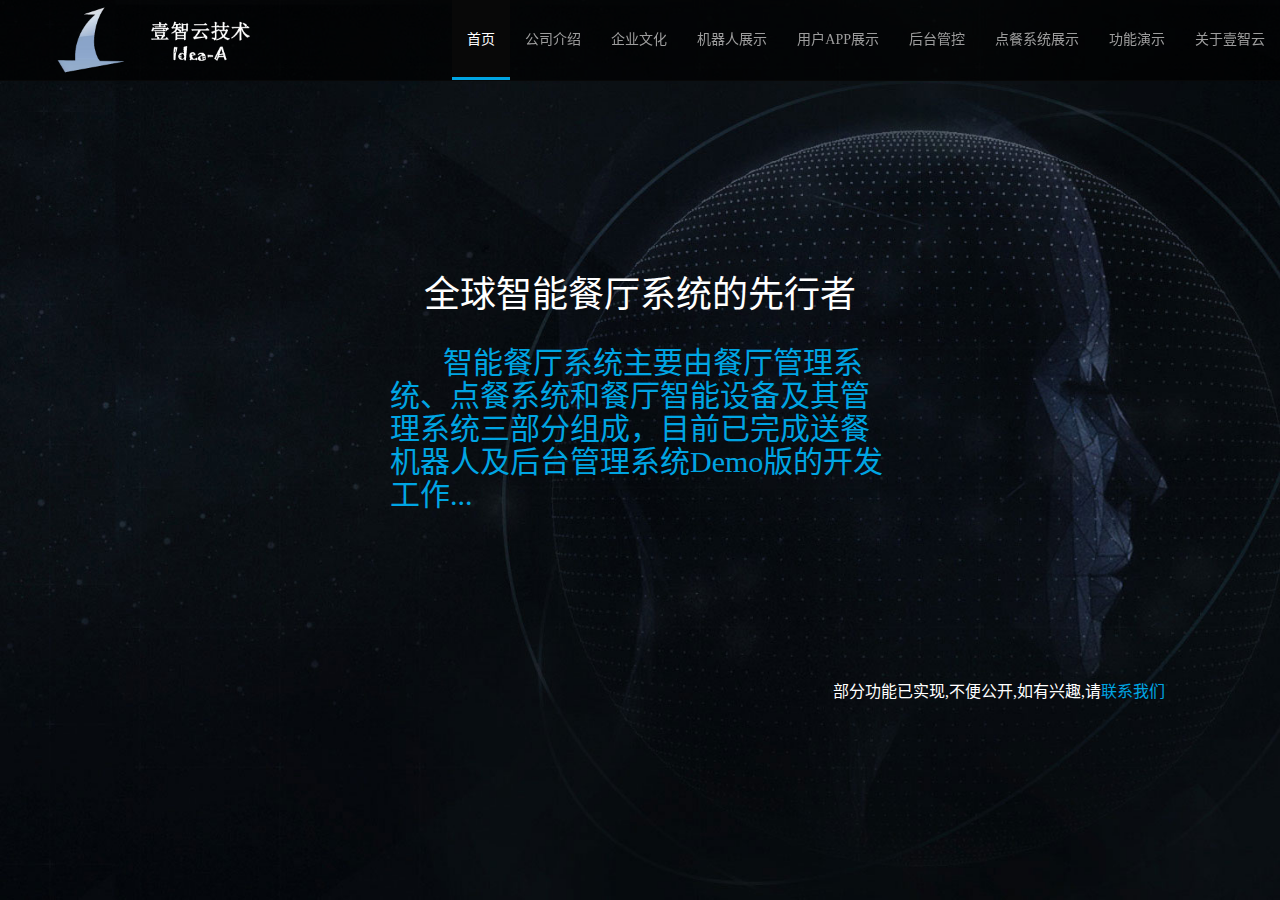
<file: index.html>
﻿<!DOCTYPE html>
<html lang="zh-cn">
<head>
    <meta charset="UTF-8">
    <meta http-equiv="X-UA-Compatible" content="IE=Edge">
    <meta name="viewport" content="width=device-width,initial-scale=1">
    <title>Home</title>
    <!--<link rel="stylesheet" href="https://cdn.bootcss.com/bootstrap/3.3.7/css/bootstrap.min.css" integrity="sha384-BVYiiSIFeK1dGmJRAkycuHAHRg32OmUcww7on3RYdg4Va+PmSTsz/K68vbdEjh4u" crossorigin="anonymous">
    <script type="application/javascript" src="https://cdn.bootcss.com/jquery/3.2.1/jquery.min.js"></script>
    <script src="https://cdn.bootcss.com/bootstrap/3.3.7/js/bootstrap.min.js" integrity="sha384-Tc5IQib027qvyjSMfHjOMaLkfuWVxZxUPnCJA7l2mCWNIpG9mGCD8wGNIcPD7Txa" crossorigin="anonymous"></script>-->

    <link href="css/bootstrap.min.css" rel="stylesheet" />
    <script src="js/jq3.2.js"></script>
    <script src="js/bootstrap.min.js"></script>
    <style>
        * {
            margin: 0;
            padding: 0;
            font-family: "微软雅黑";
        }

        html {
            background: url(image/module-bg.jpg) no-repeat;
            background-size: cover;
            height: 100%;
        }

        body {
            background: none;
        }

        .container-fluid {
            font-size: 14px;
        }

        .navbar {
            background-color: rgba(0,0,0,0.7);
        }

        .navbar-header {
            height: 80px;
        }

        .navbar-nav > li > a {
            height: 80px;
            line-height: 50px;
            box-sizing: border-box;
            overflow: hidden;
        }
          /**********************************20190530添加***********/
        .nav li > a:hover {
            color: #00a5e3 !important;
            border-bottom: 3px solid #00a5e3;
        }

        #aboutUs {
            display: none;
        }
        .navbar-nav > li > a {
            color: grey;
        }

            .navbar-nav > li > a:focus {
                color: grey !important;
                background: none !important;
            }

            .navbar-nav > li > a:hover {
                color: #00a5e3 !important;
                border-bottom: 3px solid #00a5e3;
                background: none;
            }

                .navbar-nav > li > a:hover:after {
                    display: block;
                }

        .navbar-brand {
            text-align: center;
            padding: 0 15px;
        }

            .navbar-brand img {
                height: 80px;
                margin-bottom: 4px;
                margin-left: 24px;
            }

        .active a {
            color: #fff !important;
            border-bottom: 3px solid #00a5e3;
        }

        h1 {
            color: #fff;
            font-weight: lighter;
            margin-top: 140px;
            margin-bottom: 30px;
        }

        h2 {
            color: #00a5e3;
        }

        .lead {
            color: #fff;
            font-size: 16px;
            margin-top: 170px;
            text-align: right;
            margin-right: 100px;
        }

            .lead a {
                color: #00a5e3;
            }

        strong {
            color: #00a5e3;
        }

        .click {
            color: #fff;
            font-size: 14px;
            text-align: left;
            /*width:542px;*/
            padding: 8px 6px;
            /*background:rgba(255,255,255,.3);*/
            /*border-radius:5px;*/
        }
            .click a {
                color: #00a5e3;
            }
    </style>
</head>
<body>
    <nav class="navbar navbar-inverse navbar-fixed-top">
        <div class="container-fluid">
            <div class="navbar-header">
                <button type="button" class="navbar-toggle" data-toggle="collapse" data-target="#one" aria-label="Toggle navigation">
                    <span class="sr-only">Toggle navigation</span>
                    <span class="icon-bar"></span>
                    <span class="icon-bar"></span>
                    <span class="icon-bar"></span>
                </button>
                <a href="index.html" class="navbar-brand"><img src="image/logo.png" /></a>
            </div>
            <div class="navbar-collapse collapse" id="one">
                <ul class="nav navbar-nav navbar-right">
                    <li class="active"><a href="#">首页</a></li>
                    <li><a href="present.html">公司介绍</a></li>
                    <li><a href="culture.html">企业文化</a></li>
                    <li><a href="robot.html">机器人展示</a></li>
                    <li><a href="#" title="正在更新中">用户APP展示</a></li>
                    <li><a href="#" title="正在更新中">后台管控</a></li>
                    <li><a href="#" title="正在更新中">点餐系统展示</a></li>
                    <li><a href="#" title="正在更新中">功能演示</a></li>
                    <li  onmouseover="onMouseover()" onmouseout="onMouseout()">
                        <a> 关于壹智云</a>
                        <ul id="aboutUs" class="nav navbar-nav">

                            <li style="float:none; "><a href="recruit.html">&nbsp;&nbsp;招贤纳士&nbsp;</a></li>
                            <li style="float:none;"><a href="contact.html">&nbsp;&nbsp;联系我们&nbsp;</a></li>
                        </ul>
                    </li>
                </ul>
            </div>
            </div>
    </nav>
    <div class="container-fluid" style="margin-top:100px;">
        <div style="text-align:center;">
        	<div style="visibility:hidden" class="click">
        		公司二次创业短途秒充捷运项目,如需查看公司原射频制造系统相关内容,请点击
        		<a href="oldfile">
        			<!--<i class="glyphicon glyphicon-new-window" aria-hidden="true"></i>-->射频制造</a>
        	</div>
            <h1>全球智能餐厅系统的先行者</h1>
            <div style="width:40%; margin:0 auto;text-align:left;"><h2>&nbsp;&nbsp;&nbsp;&nbsp;&nbsp;&nbsp;&nbsp;智能餐厅系统主要由餐厅管理系统、点餐系统和餐厅智能设备及其管理系统三部分组成，目前已完成送餐机器人及后台管理系统Demo版的开发工作...</h2></div>
            <p class="lead">部分功能已实现,不便公开,如有兴趣,请<a href="contact.html">联系我们</a></p>
        </div>
    </div>
<script type="text/javascript">
    
function onMouseover() {
    var obj = document.getElementById("aboutUs");
    obj.style.display = "block";
}
function onMouseout() {
    var obj = document.getElementById("aboutUs");
    obj.style.display = "none";
}

</script>
</body>

</html>
</file>
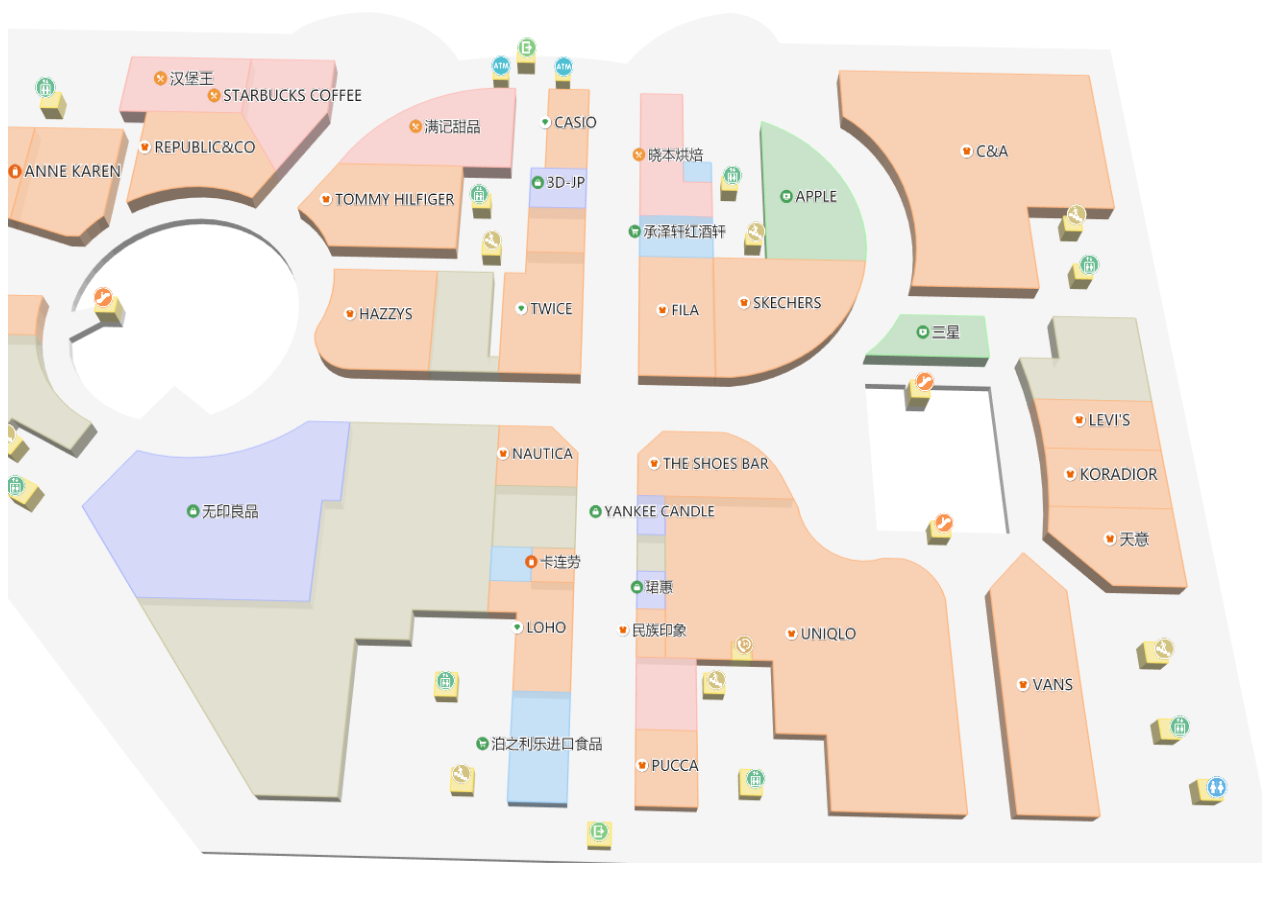
<file: demoMap/index.html>
<!DOCTYPE html>
<html style="height: 100%;">
<head>
    <meta charset="utf-8" /> 
    <title>Map</title> 
</head>
<body style="width: 98%;height: 96%;">
 <img src="fm.png" style="width:100%;height: 100%;">   
</body>
</html>
</file>
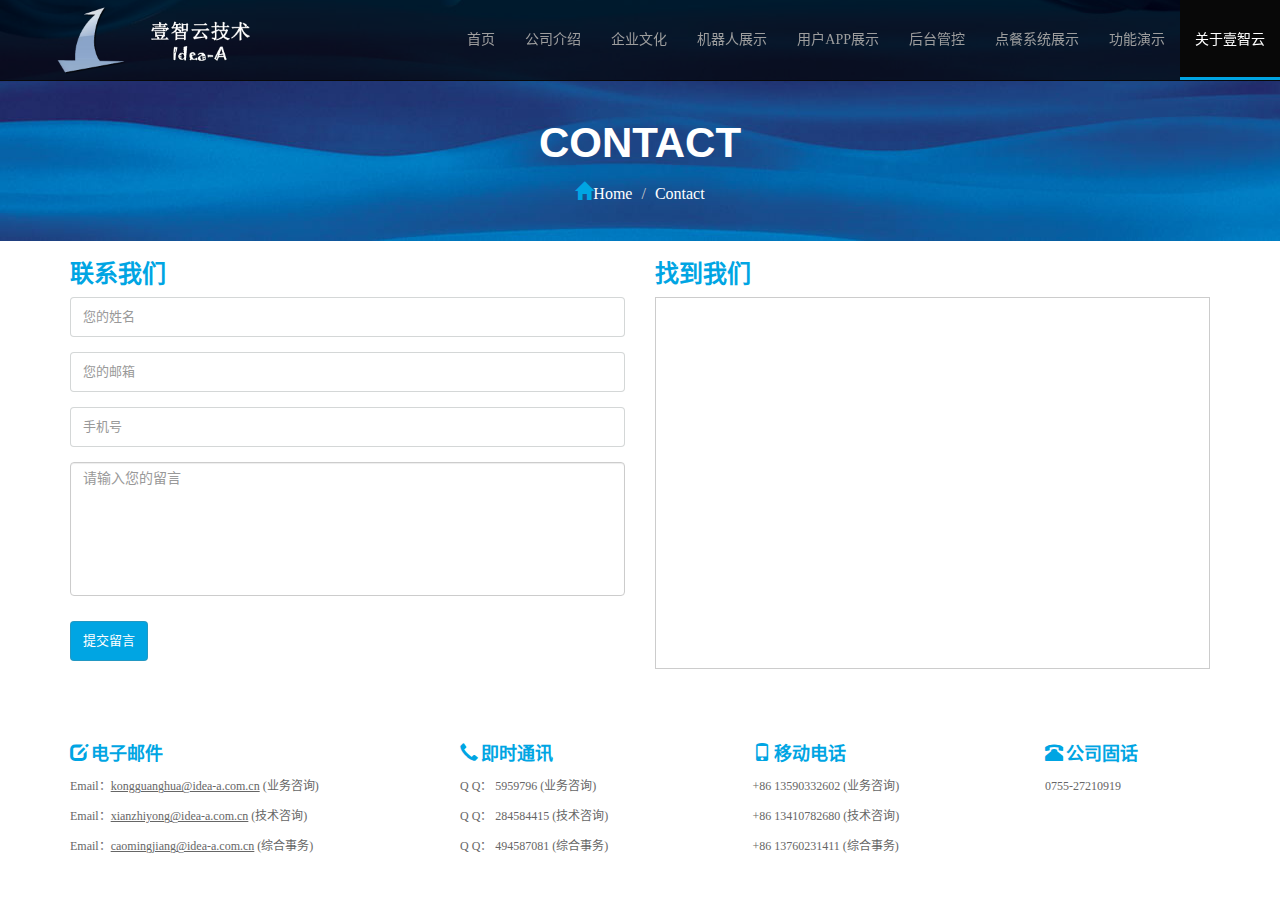
<file: contact.html>
﻿<!DOCTYPE html>
<html lang="zh-cn">
<head>
    <meta charset="UTF-8">
    <meta http-equiv="X-UA-Compatible" content="IE=Edge">
    <meta name="viewport" content="width=device-width,initial-scale=1">
    <title>Contact</title>
    <!-- <link rel="stylesheet" href="https://cdn.bootcss.com/bootstrap/3.3.7/css/bootstrap.min.css" integrity="sha384-BVYiiSIFeK1dGmJRAkycuHAHRg32OmUcww7on3RYdg4Va+PmSTsz/K68vbdEjh4u" crossorigin="anonymous">-->
    <!--<link rel="stylesheet" href="css/global.css" />-->
    <!--<script type="application/javascript" src="https://cdn.bootcss.com/jquery/3.2.1/jquery.min.js"></script>-->
    <!--<script src="https://cdn.bootcss.com/bootstrap/3.3.7/js/bootstrap.min.js" integrity="sha384-Tc5IQib027qvyjSMfHjOMaLkfuWVxZxUPnCJA7l2mCWNIpG9mGCD8wGNIcPD7Txa" crossorigin="anonymous"></script>-->
    <script src="js/validate.js"></script>
    <!--引入百度地图js-->
    <script type="text/javascript" src="https://api.map.baidu.com/api?key=&v=1.1&services=true"></script>
    <!--[if lt IE 9]>
              <script src="js/html5shiv.js"></script>
              <script src="js/respond.min.js"></script>
      <![endif]-->

    <link href="css/bootstrap.min.css" rel="stylesheet" />
    <script src="js/jq3.2.js"></script>
    <script src="js/bootstrap.min.js"></script>
    <style type="text/css">
        /*引用百度地图API*/
        html, body {
            margin: 0;
            padding: 0;
        }

        .iw_poi_title {
            color: #CC5522;
            font-size: 14px;
            font-weight: bold;
            overflow: hidden;
            padding-right: 13px;
            white-space: nowrap
        }

        .iw_poi_content {
            font: 12px arial,sans-serif;
            overflow: visible;
            padding-top: 4px;
            white-space: -moz-pre-wrap;
            word-wrap: break-word
        }

        * {
            margin: 0;
            padding: 0;
            font-family: "微软雅黑";
        }

        .navbar {
            background-color: rgba(0,0,0,0.7);
        }

        .container-fluid {
            font-size: 14px;
        }

          /**********************************20190530添加***********/
        .nav li > a:hover {
            color: #00a5e3 !important;
            border-bottom: 3px solid #00a5e3;
        }

        #aboutUs {
            display: none;
        }


        .navbar-header {
            height: 80px;
        }

        .navbar-nav > li > a {
            height: 80px;
            line-height: 50px;
            box-sizing: border-box;
            overflow: hidden;
            /*transition:border 500ms cubic-bezier(0.4, 0, 0.2, 1);*/
        }

            .navbar-nav > li > a:focus {
                color: #9d9d9d !important;
            }

            .navbar-nav > li > a:hover {
                color: #00a5e3 !important;
                border-bottom: 3px solid #00a5e3;
            }

                .navbar-nav > li > a:hover:after {
                    display: block;
                }

        .navbar-brand {
            text-align: center;
            padding: 0 15px;
        }

            .navbar-brand img {
                height: 80px;
                margin-bottom: 4px;
                margin-left: 24px;
            }

        .active a {
            border-bottom: 3px solid #00a5e3;
        }

        .global-page-header {
            background-attachment: fixed;
            background-size: cover;
            padding: 100px 0 10px 0;
            position: relative;
            /*background:#00a5e3;*/
            color: #fff;
            background: url(image/contact.jpg) no-repeat;
            background-position-y: bottom;
        }

            .global-page-header .block {
                position: relative;
                z-index: 99;
                text-align: center;
            }

            .global-page-header h2 {
                font-size: 42px;
                font-weight: bold;
                color: #fff;
                text-transform: uppercase;
                font-family: 'Roboto Condensed', sans-serif;
            }

            .global-page-header .breadcrumb {
                background: none;
                font-size: 16px;
                padding: 5px 0;
            }

                .global-page-header .breadcrumb li a {
                    color: #fff;
                }

                .global-page-header .breadcrumb .active {
                    color: #fff;
                }

        #contact-section {
            padding: 0 0 10px 0;
            background: #fff;
        }

        .subtitle {
            font-size: 24px;
            font-weight: 600;
            margin-bottom: 10px;
            text-transform: uppercase;
            font-family: 'Roboto Condensed', sans-serif;
            color: #00a5e3;
        }

        #contact-section input {
            display: block;
            height: 40px;
            padding: 6px 12px;
            font-size: 13px;
            line-height: 1.428571429;
            background-color: #fff;
            background-image: none;
            border: 1px solid #ccc;
            border-radius: 4px !important;
            -webkit-box-shadow: inset 0 1px 1px rgba(0, 0, 0, 0.075);
            box-shadow: inset 0 1px 1px rgba(0, 0, 0, 0.075);
            -webkit-transition: border-color ease-in-out 0.15s, box-shadow ease-in-out 0.15s;
            -o-transition: border-color ease-in-out 0.15s, box-shadow ease-in-out 0.15s;
            transition: border-color ease-in-out 0.15s, box-shadow ease-in-out 0.15s;
            border: 1px solid rgba(111, 121, 122, 0.3);
            box-shadow: none;
            -webkit-box-shadow: none;
        }

        #contact-section .contact-form .btn-send {
            margin-top: 25px;
            color: #fff;
            outline: none;
            background: #00a5e3;
        }

        #contact-section .address-details {
            padding-top: 70px;
        }

        #contact-section .address, #contact-section .email, #contact-section .phone {
            text-align: center;
            background: #F7F7F7;
            padding: 20px 0 40px 0;
            margin-bottom: 20px;
        }

        strong {
            color: #00a5e3;
            font-size: 18px;
        }

        .glyphicon {
            color: #00a5e3;
            font-size: 18px;
        }
    </style>
</head>
<body>
    <nav class="navbar navbar-inverse navbar-fixed-top">
        <div class="container-fluid">
            <div class="navbar-header">
                <button type="button" class="navbar-toggle" data-toggle="collapse" data-target="#one">
                    <span class="sr-only">Toggle navigation</span>
                    <span class="icon-bar"></span>
                    <span class="icon-bar"></span>
                    <span class="icon-bar"></span>
                </button>
                <a href="index.html" class="navbar-brand"><img src="image/logo.png" /></a>
            </div>
            <div class="navbar-collapse collapse" id="one">
                <ul class="nav navbar-nav navbar-right">
                    <li><a href="index.html">首页</a></li>
                    <li><a href="present.html">公司介绍</a></li>
                    <li><a href="culture.html">企业文化</a></li>
                    <li><a href="robot.html">机器人展示</a></li>
                    <li><a href="#" title="正在更新中">用户APP展示</a></li>
                    <li><a href="#" title="正在更新中">后台管控</a></li>
                    <li><a href="#" title="正在更新中">点餐系统展示</a></li>
                    <li><a href="#" title="正在更新中">功能演示</a></li>
                    <li class="active"  onmouseover="onMouseover()" onmouseout="onMouseout()">
                        <a> 关于壹智云</a>
                        <ul id="aboutUs" class="nav navbar-nav">

                            <li style="float:none; "><a href="recruit.html">&nbsp;&nbsp;招贤纳士&nbsp;</a></li>
                            <li style="float:none;"><a href="#">&nbsp;&nbsp;联系我们&nbsp;</a></li>
                        </ul>
                    </li>
                </ul>
            </div>
        </div>
    </nav>
    <!--联系我们-->
    <section class="global-page-header">
        <div class="container">
            <div class="row">
                <div class="col-md-12">
                    <div class="block">
                        <h2>Contact</h2>
                        <ol class="breadcrumb">
                            <li>
                                <a href="index.html">
                                    <i class="glyphicon glyphicon-home" aria-hidden="true"></i>Home
                                </a>
                            </li>
                            <li class="active">Contact</li>
                        </ol>
                    </div>
                </div>
            </div>
        </div>
    </section>
    <!--留言和地图-->
    <section id="contact-section">
        <div class="container">
            <div class="row">
                <div class="col-md-6">
                    <div class="block">
                        <h2 class="subtitle">联系我们</h2>
                        <div class="contact-form">
                            <form id="contact-form" action="contact.php" method="post" role="form">
                                <div class="form-group">
                                    <input type="text" placeholder="您的姓名" class="form-control" name="name" id="name" autocomplete="off">
                                </div>
                                <div class="form-group">
                                    <input type="email" placeholder="您的邮箱" class="form-control" name="email" id="email" autocomplete="off">
                                </div>
                                <div class="form-group">
                                    <input type="text" placeholder="手机号" class="form-control" name="phone" id="phone" autocomplete="off">
                                </div>
                                <div class="form-group">
                                    <textarea rows="6" placeholder="请输入您的留言" class="form-control" name="message" id="message" style="resize:none;"></textarea>
                                </div>
                                <div id="button">
                                    <input type="button" id="contact-submit" class="btn btn-send" value="提交留言" onclick="toValidate()" data-toggle="modal" data-target=".bs-example-modal-sm">
                                </div>
                            </form>
                            <!--模态框弹出-->
                            <!--<div class="modal fade bs-example-modal-sm" tabindex="-1" role="dialog" aria-labelledby="mySmallModalLabel">
                                <div class="modal-dialog modal-sm" role="document">
                                    <div class="modal-content">提交成功</div>
                                </div>
                            </div>-->
                            <!--模态框结束-->
                        </div>
                    </div>
                </div>
                <div class="col-md-6">
                    <div>
                        <h2 class="subtitle">找到我们</h2>
                        <!--百度地图容器-->
                        <div style="width:100%;height:372px;border:#ccc solid 1px;" id="dituContent"></div>
                    </div>
                </div>
            </div>
            <div class="row address-details">
                <div class="col-md-4 col-sm-7">
                    <p style="font-size:12px;line-height:30px;color:#666;">
                        <i class="glyphicon glyphicon-edit"></i>
                        <strong>电子邮件</strong>
                        <br>Email：<u>kongguanghua@idea-a.com.cn</u>&nbsp;(业务咨询)
                        <br>Email：<u>xianzhiyong@idea-a.com.cn</u>&nbsp;(技术咨询)
                        <br>Email：<u>caomingjiang@idea-a.com.cn</u>&nbsp;(综合事务)
                    </p>
                </div>
                <div class="col-md-3 col-sm-5">
                    <p style="font-size:12px;line-height:30px;color:#666;">
                        <i class="glyphicon glyphicon-earphone"></i>
                        <strong>即时通讯</strong>
                        <br>Q Q： 5959796&nbsp;(业务咨询)
                        <br>Q Q： 284584415&nbsp;(技术咨询)
                        <br>Q Q： 494587081&nbsp;(综合事务)
                    </p>
                </div>
                <div class="col-md-3 col-sm-7">
                    <p style="font-size:12px;line-height:30px;color:#666;">
                        <i class="glyphicon glyphicon-phone"></i>
                        <strong>移动电话</strong>
                        <br>+86 13590332602&nbsp;(业务咨询)
                        <br>+86 13410782680&nbsp;(技术咨询)
                        <br>+86 13760231411&nbsp;(综合事务)
                    </p>
                </div>
                <div class="col-md-2 col-sm-5">
                    <p style="font-size:12px;line-height:30px;color:#666;">
                        <i class="glyphicon glyphicon-phone-alt"></i>
                        <strong>公司固话</strong>
                        <br>0755-27210919<br>
                    </p>
                </div>
            </div>
        </div>
    </section>


</body>
<!--提交留言验证-->
<script>
    function toValidate() {
        var val = new validate({
            rules: {
                name: "notEmpty",
                email: "email",
                phone: "mobile",
                message: "notEmpty"
            },
            //执行函数
            submitFun: function () {
                $.ajax({
                    url: "Handler.ashx",
                    type: "POST",
                    data: {
                        "Name": $('#name').val(),
                        "Email": $('#email').val(),
                        "Phone": $('#phone').val(),
                        "Message": $('#message').val()
                    },
                    success: function (data) {
                        if (data = 200 || data == 0) {
                            alert("提交成功啦")
                            window.location.reload();
                            $('#message').val("");
                        }
                    },
                    error: function (err) {

                    }
                });
                //提交完成
            }
        })
    }
</script>

<!--引入百度地图-->
<script type="text/javascript">
    //创建和初始化地图函数：
    function initMap() {
        createMap();//创建地图
        setMapEvent();//设置地图事件
        addMapControl();//向地图添加控件
        addMarker();//向地图中添加marker
    }

    //创建地图函数：
    function createMap() {
        var map = new BMap.Map("dituContent");//在百度地图容器中创建一个地图
        var point = new BMap.Point(113.878088, 22.567825);//定义一个中心点坐标
        map.centerAndZoom(point, 18);//设定地图的中心点和坐标并将地图显示在地图容器中
        window.map = map;//将map变量存储在全局
    }

    //地图事件设置函数：
    function setMapEvent() {
        map.enableDragging();//启用地图拖拽事件，默认启用(可不写)
        map.enableScrollWheelZoom();//启用地图滚轮放大缩小
        map.enableDoubleClickZoom();//启用鼠标双击放大，默认启用(可不写)
        map.enableKeyboard();//启用键盘上下左右键移动地图
    }

    //地图控件添加函数：
    function addMapControl() {
        //向地图中添加缩放控件
        var ctrl_nav = new BMap.NavigationControl({ anchor: BMAP_ANCHOR_TOP_LEFT, type: BMAP_NAVIGATION_CONTROL_LARGE });
        map.addControl(ctrl_nav);
        //向地图中添加缩略图控件
        var ctrl_ove = new BMap.OverviewMapControl({ anchor: BMAP_ANCHOR_BOTTOM_RIGHT, isOpen: 1 });
        map.addControl(ctrl_ove);
        //向地图中添加比例尺控件
        var ctrl_sca = new BMap.ScaleControl({ anchor: BMAP_ANCHOR_BOTTOM_LEFT });
        map.addControl(ctrl_sca);
    }

    //标注点数组
    var markerArr = [{ title: "深圳壹智云技术有限公司", content: "我的备注", point: "113.877086|22.567583", isOpen: 0, icon: { w: 23, h: 25, l: 69, t: 21, x: 9, lb: 12 } }
    ];
    //创建marker
    function addMarker() {
        for (var i = 0; i < markerArr.length; i++) {
            var json = markerArr[i];
            var p0 = json.point.split("|")[0];
            var p1 = json.point.split("|")[1];
            var point = new BMap.Point(p0, p1);
            var iconImg = createIcon(json.icon);
            var marker = new BMap.Marker(point, { icon: iconImg });
            var iw = createInfoWindow(i);
            var label = new BMap.Label(json.title, { "offset": new BMap.Size(json.icon.lb - json.icon.x + 10, -25) });
            marker.setLabel(label);
            map.addOverlay(marker);
            label.setStyle({
                border: "none",
                color: "#000",
                cursor: "pointer",
            });

            (function () {
                var index = i;
                var _iw = createInfoWindow(i);
                var _marker = marker;
                _marker.addEventListener("click", function () {
                    this.openInfoWindow(_iw);
                });
                _iw.addEventListener("open", function () {
                    _marker.getLabel().hide();
                })
                _iw.addEventListener("close", function () {
                    _marker.getLabel().show();
                })
                label.addEventListener("click", function () {
                    _marker.openInfoWindow(_iw);
                })
                if (!!json.isOpen) {
                    label.hide();
                    _marker.openInfoWindow(_iw);
                }
            })()
        }
    }
    //创建InfoWindow
    function createInfoWindow(i) {
        var json = markerArr[i];
        var iw = new BMap.InfoWindow("<b class='iw_poi_title' title='" + json.title + "'>" + json.title + "</b><div class='iw_poi_content'>" + json.content + "</div>");
        return iw;
    }
    //创建一个Icon
    function createIcon(json) {
        var icon = new BMap.Icon("https://map.baidu.com/image/us_mk_icon.png", new BMap.Size(json.w, json.h), { imageOffset: new BMap.Size(-json.l, -json.t), infoWindowOffset: new BMap.Size(json.lb + 5, 1), offset: new BMap.Size(json.x, json.h) })
        return icon;
    }

    initMap();//创建和初始化地图
</script>

<script type="text/javascript">

    function onMouseover() {
        var obj = document.getElementById("aboutUs");
        obj.style.display = "block";
    }
    function onMouseout() {
        var obj = document.getElementById("aboutUs");
        obj.style.display = "none";
    }

</script>

</html>
</file>
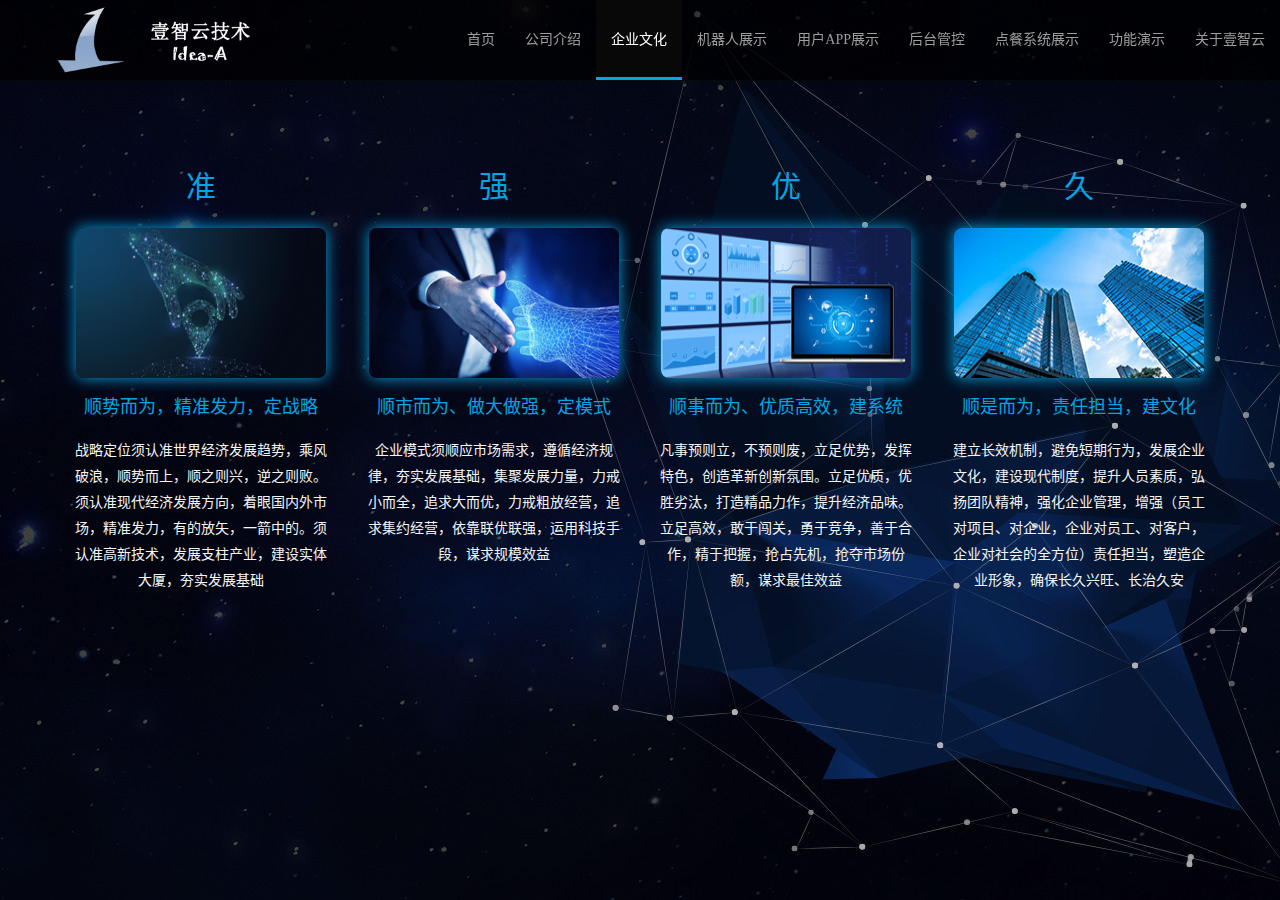
<file: culture.html>
﻿<!DOCTYPE html>
<html lang="zh-cn">
<head>
    <meta charset="UTF-8">
    <meta http-equiv="X-UA-Compatible" content="IE=Edge">
    <meta name="viewport" content="width=device-width,initial-scale=1">
    <title>Culture</title>
    <!--<link rel="stylesheet" href="https://cdn.bootcss.com/bootstrap/3.3.7/css/bootstrap.min.css" integrity="sha384-BVYiiSIFeK1dGmJRAkycuHAHRg32OmUcww7on3RYdg4Va+PmSTsz/K68vbdEjh4u" crossorigin="anonymous">-->
    <!--<link rel="stylesheet" href="css/global.css" />-->
    <!--<script type="application/javascript" src="https://cdn.bootcss.com/jquery/3.2.1/jquery.min.js"></script>-->
    <!--<script src="https://cdn.bootcss.com/bootstrap/3.3.7/js/bootstrap.min.js" integrity="sha384-Tc5IQib027qvyjSMfHjOMaLkfuWVxZxUPnCJA7l2mCWNIpG9mGCD8wGNIcPD7Txa" crossorigin="anonymous"></script>-->
    <!--[if lt IE 9]>
            <script src="js/html5shiv.js"></script>
            <script src="js/respond.min.js"></script>
    <![endif]-->
    <link href="css/bootstrap.min.css" rel="stylesheet" />
    <script src="js/jq3.2.js"></script>
    <script src="js/bootstrap.min.js"></script>
    <style>
        * {
            margin: 0;
            padding: 0;
            font-family: "微软雅黑";
        }

        html {
            background: url(image/cul.jpg) no-repeat;
            background-size: cover;
            height: 100%;
        }

        body {
            background: none;
        }

        .navbar {
            background-color: rgba(0,0,0,0.7);
        }

        .container-fluid {
            font-size: 14px;
        }

        
        /**********************************20190530添加***********/
        .nav li > a:hover {
            color: #00a5e3 !important;
            border-bottom: 3px solid #00a5e3;
        }

        #aboutUs {
            display: none;
        }

        .navbar-header {
            height: 80px;
        }

        .navbar-nav > li > a {
            height: 80px;
            line-height: 50px;
            box-sizing: border-box;
            overflow: hidden;
            /*transition:border 500ms cubic-bezier(0.4, 0, 0.2, 1);*/
        }

            .navbar-nav > li > a:focus {
                color: #9d9d9d !important;
            }

            .navbar-nav > li > a:hover {
                color: #00a5e3 !important;
                border-bottom: 3px solid #00a5e3;
            }

                .navbar-nav > li > a:hover:after {
                    display: block;
                }

        .navbar-brand {
            text-align: center;
            padding: 0 15px;
        }

            .navbar-brand img {
                height: 80px;
                margin-bottom: 4px;
                margin-left: 24px;
            }

        .active a {
            border-bottom: 3px solid #00a5e3;
        }

        h2 {
            color: #00a5e3;
            font-weight: lighter;
            margin-bottom: 25px;
        }

        h4 {
            color: #00a5e3;
            margin: 20px 0;
        }

        strong {
            color: #00a5e3;
        }

        .col-md-3 {
            transition: all 0.5s linear;
            -moz-transition: all 0.5s linear;
            -webkit-transition: all 0.5s linear;
        }

            .col-md-3:hover {
                transform: translateY(-10px);
            }

                .col-md-3:hover img {
                    box-shadow: 0 0 15px #fff;
                }

            .col-md-3 img {
                width: 250px;
                height: 150px;
                border-radius: 8px;
                box-shadow: 0 0 15px #00a5e3;
                cursor: pointer;
            }

        p {
            color: #F5F5F5;
            line-height: 26px;
        }
    </style>
</head>
<body>
    <nav class="navbar navbar-inverse navbar-fixed-top">
        <div class="container-fluid">
            <div class="navbar-header">
                <button type="button" class="navbar-toggle" data-toggle="collapse" data-target="#one">
                    <span class="sr-only">Toggle navigation</span>
                    <span class="icon-bar"></span>
                    <span class="icon-bar"></span>
                    <span class="icon-bar"></span>
                </button>
                <a href="index.html" class="navbar-brand"><img src="image/logo.png" /></a>
            </div>
            <div class="navbar-collapse collapse" id="one">
                <ul class="nav navbar-nav navbar-right">
                    <li><a href="index.html">首页</a></li>
                    <li><a href="present.html">公司介绍</a></li>
                    <li class="active"><a href="#">企业文化</a></li>
                    <li><a href="robot.html">机器人展示</a></li>
                    <li><a href="#" title="正在更新中">用户APP展示</a></li>
                    <li><a href="#" title="正在更新中">后台管控</a></li>
                    <li><a href="#" title="正在更新中">点餐系统展示</a></li>
                    <li><a href="#" title="正在更新中">功能演示</a></li>
                    <li   onmouseover="onMouseover()" onmouseout="onMouseout()">
                        <a> 关于壹智云</a>
                        <ul id="aboutUs" class="nav navbar-nav">

                            <li style="float:none; "><a href="recruit.html">&nbsp;&nbsp;招贤纳士&nbsp;</a></li>
                            <li style="float:none;"><a href="contact.html">&nbsp;&nbsp;联系我们&nbsp;</a></li>
                        </ul>
                    </li>

                </ul>
            </div>
        </div>
    </nav>
    <div class="container" style="margin-top:150px;text-align:center;">
        <div class="row">
            <div class="col-md-3">
                <h2>准</h2>
                <img src="image/ee.png" alt="Generic placeholder image">
                <h4>顺势而为，精准发力，定战略</h4>
                <p>战略定位须认准世界经济发展趋势，乘风破浪，顺势而上，顺之则兴，逆之则败。须认准现代经济发展方向，着眼国内外市场，精准发力，有的放矢，一箭中的。须认准高新技术，发展支柱产业，建设实体大厦，夯实发展基础</p>
            </div>
            <div class="col-md-3">
                <h2>强</h2>
                <img src="image/bb.png" alt="Generic placeholder image">
                <h4>顺市而为、做大做强，定模式</h4>
                <p>企业模式须顺应市场需求，遵循经济规律，夯实发展基础，集聚发展力量，力戒小而全，追求大而优，力戒粗放经营，追求集约经营，依靠联优联强，运用科技手段，谋求规模效益</p>
            </div>
            <div class="col-md-3">
                <h2>优</h2>
                <img src="image/cc.png" alt="Generic placeholder image">
                <h4>顺事而为、优质高效，建系统</h4>
                <p>凡事预则立，不预则废，立足优势，发挥特色，创造革新创新氛围。立足优质，优胜劣汰，打造精品力作，提升经济品味。立足高效，敢于闯关，勇于竞争，善于合作，精于把握，抢占先机，抢夺市场份额，谋求最佳效益</p>
            </div>
            <div class="col-md-3">
                <h2>久</h2>
                <img src="image/gg.png" alt="Generic placeholder image">
                <h4>顺是而为，责任担当，建文化</h4>
                <p>建立长效机制，避免短期行为，发展企业文化，建设现代制度，提升人员素质，弘扬团队精神，强化企业管理，增强（员工对项目、对企业，企业对员工、对客户，企业对社会的全方位）责任担当，塑造企业形象，确保长久兴旺、长治久安</p>
            </div>
        </div>
    </div>


    <script type="text/javascript">

        function onMouseover() {
            var obj = document.getElementById("aboutUs");
            obj.style.display = "block";
        }
        function onMouseout() {
            var obj = document.getElementById("aboutUs");
            obj.style.display = "none";
        }

    </script>
</body>
</html>
</file>
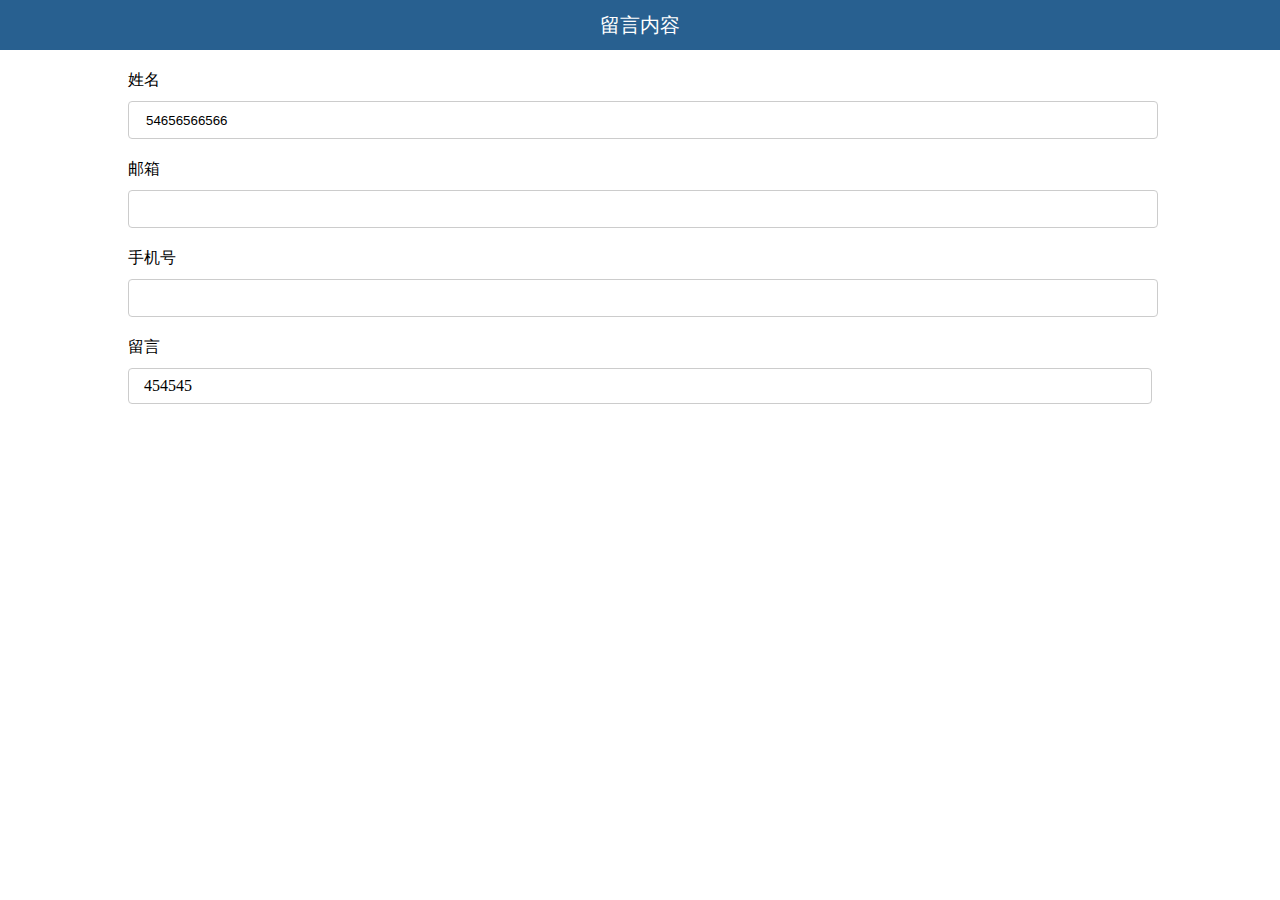
<file: message.html>
﻿<!DOCTYPE html>
<html>

	<head>
	 
		<title>留言板</title>
        <style >
            body {
            margin:0px;
            padding:0px;
            }
            .div1 {
                width: 100%;
                min-width: 500px;
                overflow: hidden;
                box-sizing: border-box;
            }
            .p1 {
                width: 100%;
                height: 50px;
                line-height: 50px;
                font-size: 20px;
                text-align: center;
                background: #286090;
                color: white;
                margin: 0 0 20px 0;
            }
        </style>
	</head>

	<body>
		<div class="div1">
			<p class="p1">留言内容</p>
			<form  method='post'>
				<div style='width:80%;padding:0 10%;margin-bottom:20px;'>
					<p style='margin:0;margin-bottom:10px;'>姓名</p>
					<input type='text' autocomplete='off' style='width:100%;height:34px;border:1px solid #ccc;border-radius:4px;outline:none;text-indent: 15px;' value='54656566566'>
				</div>
				<div style='width:80%;padding:0 10%;margin-bottom:20px;'>
					<p style='margin:0;margin-bottom:10px;'>邮箱</p>
					<input type='text' autocomplete='off' style='width:100%;height:34px;border:1px solid #ccc;border-radius:4px;outline:none;text-indent: 15px;'>
				</div>
				<div style='width:80%;padding:0 10%;margin-bottom:20px;'>
					<p style='margin:0;margin-bottom:10px;'>手机号</p>
					<input type='text' autocomplete='off' style='width:100%;height:34px;border:1px solid #ccc;border-radius:4px;outline:none;text-indent: 15px;'>
				</div>
				<div style='width:80%;padding:0 10%;margin-bottom:20px;'>
					<p style='margin:0;margin-bottom:10px;'>留言</p>
					<div contenteditable='true' style='width:100%;line-height:26px;border:1px solid #ccc;border-radius:4px;outline:none; padding:4px 15px;resize:none;box-sizing:border-box;'>454545</div>
				</div>
			</form>
		</div>
	</body>

</html>
</file>
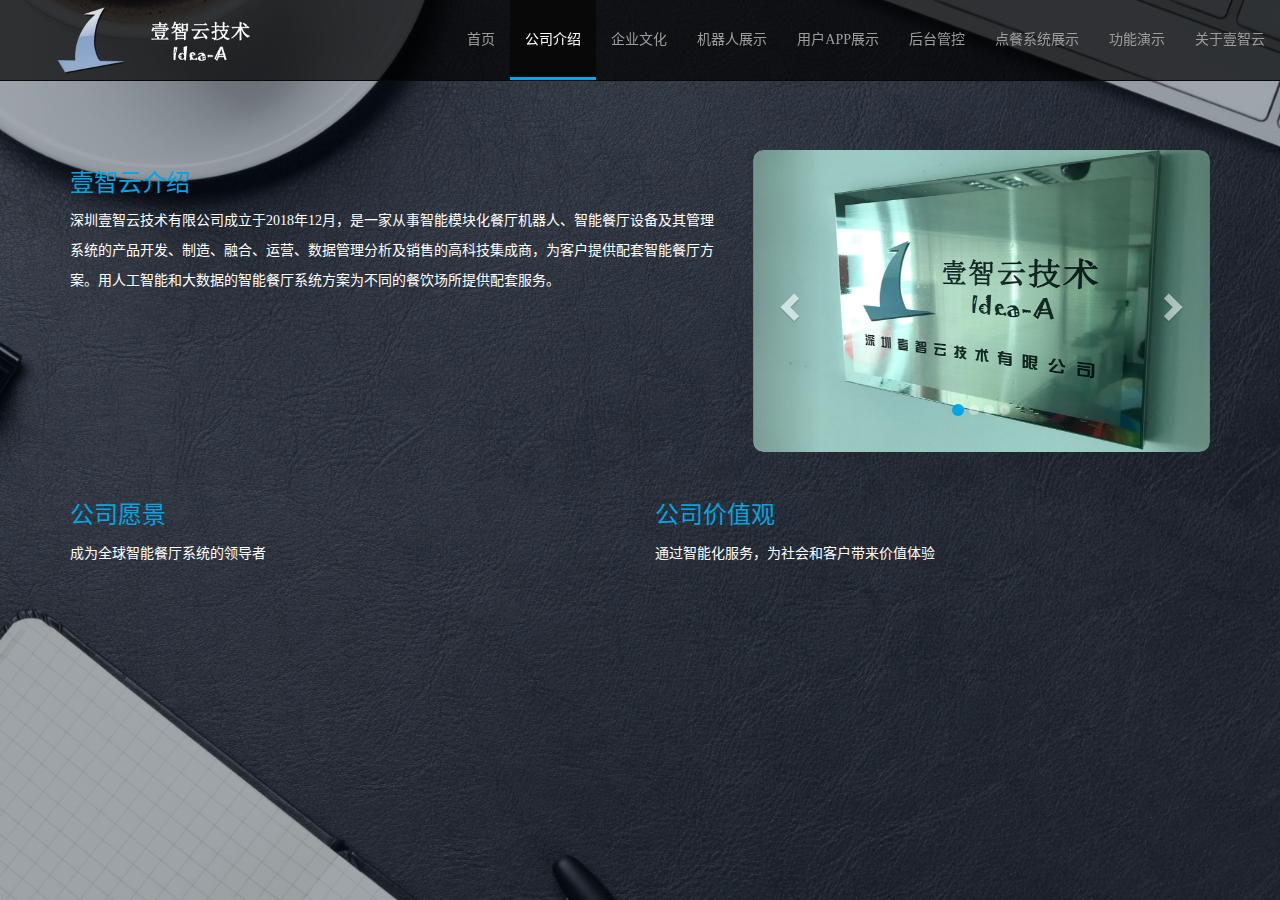
<file: present.html>
﻿<!DOCTYPE html>
<html lang="zh-cn">
<head>
    <meta charset="UTF-8">
    <meta http-equiv="X-UA-Compatible" content="IE=Edge">
    <meta name="viewport" content="width=device-width,initial-scale=1">
    <title>Present</title>
    <!--<link rel="stylesheet" href="https://cdn.bootcss.com/bootstrap/3.3.7/css/bootstrap.min.css" integrity="sha384-BVYiiSIFeK1dGmJRAkycuHAHRg32OmUcww7on3RYdg4Va+PmSTsz/K68vbdEjh4u" crossorigin="anonymous">-->
    <!--<link rel="stylesheet" href="css/global.css" />-->
   <!-- <script type="application/javascript" src="https://cdn.bootcss.com/jquery/3.2.1/jquery.min.js"></script>-->
    <!--<script src="https://cdn.bootcss.com/bootstrap/3.3.7/js/bootstrap.min.js" integrity="sha384-Tc5IQib027qvyjSMfHjOMaLkfuWVxZxUPnCJA7l2mCWNIpG9mGCD8wGNIcPD7Txa" crossorigin="anonymous"></script>-->
    <!--[if lt IE 9]>
            <script src="js/html5shiv.js"></script>
            <script src="js/respond.min.js"></script>
    <![endif]-->

    <link href="css/bootstrap.min.css" rel="stylesheet" />
    <script src="js/jq3.2.js"></script>
    <script src="js/bootstrap.min.js"></script>
    <style>
        * {
            margin: 0;
            padding: 0;
            font-family: "微软雅黑";
        }

        html {
            background: url(image/present_bg.png) no-repeat;
            background-size: cover;
            height: 100%
        }
        
        /**********************************20190530添加***********/
        .nav li > a:hover {
            color: #00a5e3 !important;
            border-bottom: 3px solid #00a5e3;
        }

        #aboutUs {
            display: none;
        }

        body {
            background: none;
        }

        .navbar {
            background-color: rgba(0,0,0,0.7);
        }

        .container-fluid {
            /*background:#fff;*/
            font-size: 14px;
        }

        .navbar-header {
            height: 80px;
        }

        .navbar-nav > li > a {
            height: 80px;
            line-height: 50px;
            box-sizing: border-box;
            overflow: hidden;
            /*transition:border 500ms cubic-bezier(0.4, 0, 0.2, 1);*/
        }

            .navbar-nav > li > a:focus {
                color: #9d9d9d !important;
            }

            .navbar-nav > li > a:hover {
                color: #00a5e3 !important;
                border-bottom: 3px solid #00a5e3;
            }

                .navbar-nav > li > a:hover:after {
                    display: block;
                }

        .navbar-brand {
            text-align: center;
            padding: 0 15px;
        }

            .navbar-brand img {
                height: 80px;
                margin-bottom: 4px;
                margin-left: 24px;
            }

        .active a {
            border-bottom: 3px solid #00a5e3;
        }

        h1 {
            color: #fff;
            font-weight: lighter;
            margin-top: 140px;
            margin-bottom: 30px;
        }

        strong {
            color: #00a5e3;
        }

        h3 {
            color: #00a5e3;
        }

        .lead {
            color: #fff;
            font-size: 14px;
            line-height: 30px;
        }

        .carousel-indicators .active {
            background: #00a5e3;
        }

        .carousel-indicators li {
            background: rgba(255,255,255,.4);
            border: none;
        }
    </style>
</head>
<body>
    <nav class="navbar navbar-inverse navbar-fixed-top">
        <div class="container-fluid">
            <div class="navbar-header">
                <button type="button" class="navbar-toggle" data-toggle="collapse" data-target="#one">
                    <span class="sr-only">Toggle navigation</span>
                    <span class="icon-bar"></span>
                    <span class="icon-bar"></span>
                    <span class="icon-bar"></span>
                </button>
                <a href="index.html" class="navbar-brand"><img src="image/logo.png" /></a>
            </div>
            <div class="navbar-collapse collapse" id="one">
                <ul class="nav navbar-nav navbar-right">
                    <li><a href="index.html">首页</a></li>
                    <li class="active"><a href="#">公司介绍</a></li>
                    <li><a href="culture.html">企业文化</a></li>
                    <li><a href="robot.html">机器人展示</a></li>
                    <li><a href="#" title="正在更新中">用户APP展示</a></li>
                    <li><a href="#" title="正在更新中">后台管控</a></li>
                    <li><a href="#" title="正在更新中">点餐系统展示</a></li>
                    <li><a href="#" title="正在更新中">功能演示</a></li>
                    <li   onmouseover="onMouseover()" onmouseout="onMouseout()">
                        <a> 关于壹智云</a>
                        <ul id="aboutUs" class="nav navbar-nav">

                            <li style="float:none; "><a href="recruit.html">&nbsp;&nbsp;招贤纳士&nbsp;</a></li>
                            <li style="float:none;"><a href="contact.html">&nbsp;&nbsp;联系我们&nbsp;</a></li>
                        </ul>
                    </li>
                </ul>
            </div>
        </div>
    </nav>
    <div class="container marketing" style="margin-top:150px;">
        <div class="row">
            <div class="col-md-7">
                <h3 class="featurette-heading">壹智云介绍</h3>
                <p class="lead">
                    深圳壹智云技术有限公司成立于2018年12月，是一家从事智能模块化餐厅机器人、智能餐厅设备及其管理系统的产品开发、制造、融合、运营、数据管理分析及销售的高科技集成商，为客户提供配套智能餐厅方案。用人工智能和大数据的智能餐厅系统方案为不同的餐饮场所提供配套服务。
                </p>

            </div>
            <div class="col-md-5">
                <!--轮播-->
                <div data-ride="carousel" id="carousel_container" class="carousel slide" style="border-radius:10px !important;overflow:hidden;">
                    <!--图片容器-->
                    <div class="carousel-inner" style="border-radius:10px !important;overflow:hidden;">
                        <div class="item active"><img src="image/IMG_4704.JPG"></div>
                        <div class="item"><img src="image/gs2.png"></div>
                        <div class="item"><img src="image/gs3.png"></div>
                        <div class="item"><img src="image/gs4.png"></div>
                    </div>
                    <!--小圆圈容器-->
                    <ol class="carousel-indicators">
                        <li data-slide-to="0" data-target="#carousel_container" class="active"></li>
                        <li data-slide-to="1" data-target="#carousel_container"></li>
                        <li data-slide-to="2" data-target="#carousel_container"></li>
                        <li data-slide-to="3" data-target="#carousel_container"></li>
                    </ol>
                    <!--左右按钮容器-->
                    <a href="#carousel_container" data-slide="prev" class="left carousel-control">
                        <span class="glyphicon glyphicon-chevron-left"></span>
                    </a>
                    <a href="#carousel_container" data-slide="next" class="right carousel-control">
                        <span class="glyphicon glyphicon-chevron-right"></span>
                    </a>
                </div>
            </div>
        </div>
        <div class="row" style="margin-top:30px;">
            <div class="col-md-6">
                <h3 class="featurette-heading">公司愿景</h3>
                <p class="lead">成为全球智能餐厅系统的领导者</p>
            </div>
            <div class="col-md-6">
                <h3 class="featurette-heading">公司价值观</h3>
                <p class="lead">通过智能化服务，为社会和客户带来价值体验</p>
            </div>
        </div>
    </div>
    <script type="text/javascript">

        function onMouseover() {
            var obj = document.getElementById("aboutUs");
            obj.style.display = "block";
        }
        function onMouseout() {
            var obj = document.getElementById("aboutUs");
            obj.style.display = "none";
        }

    </script>
</body>
</html>
</file>
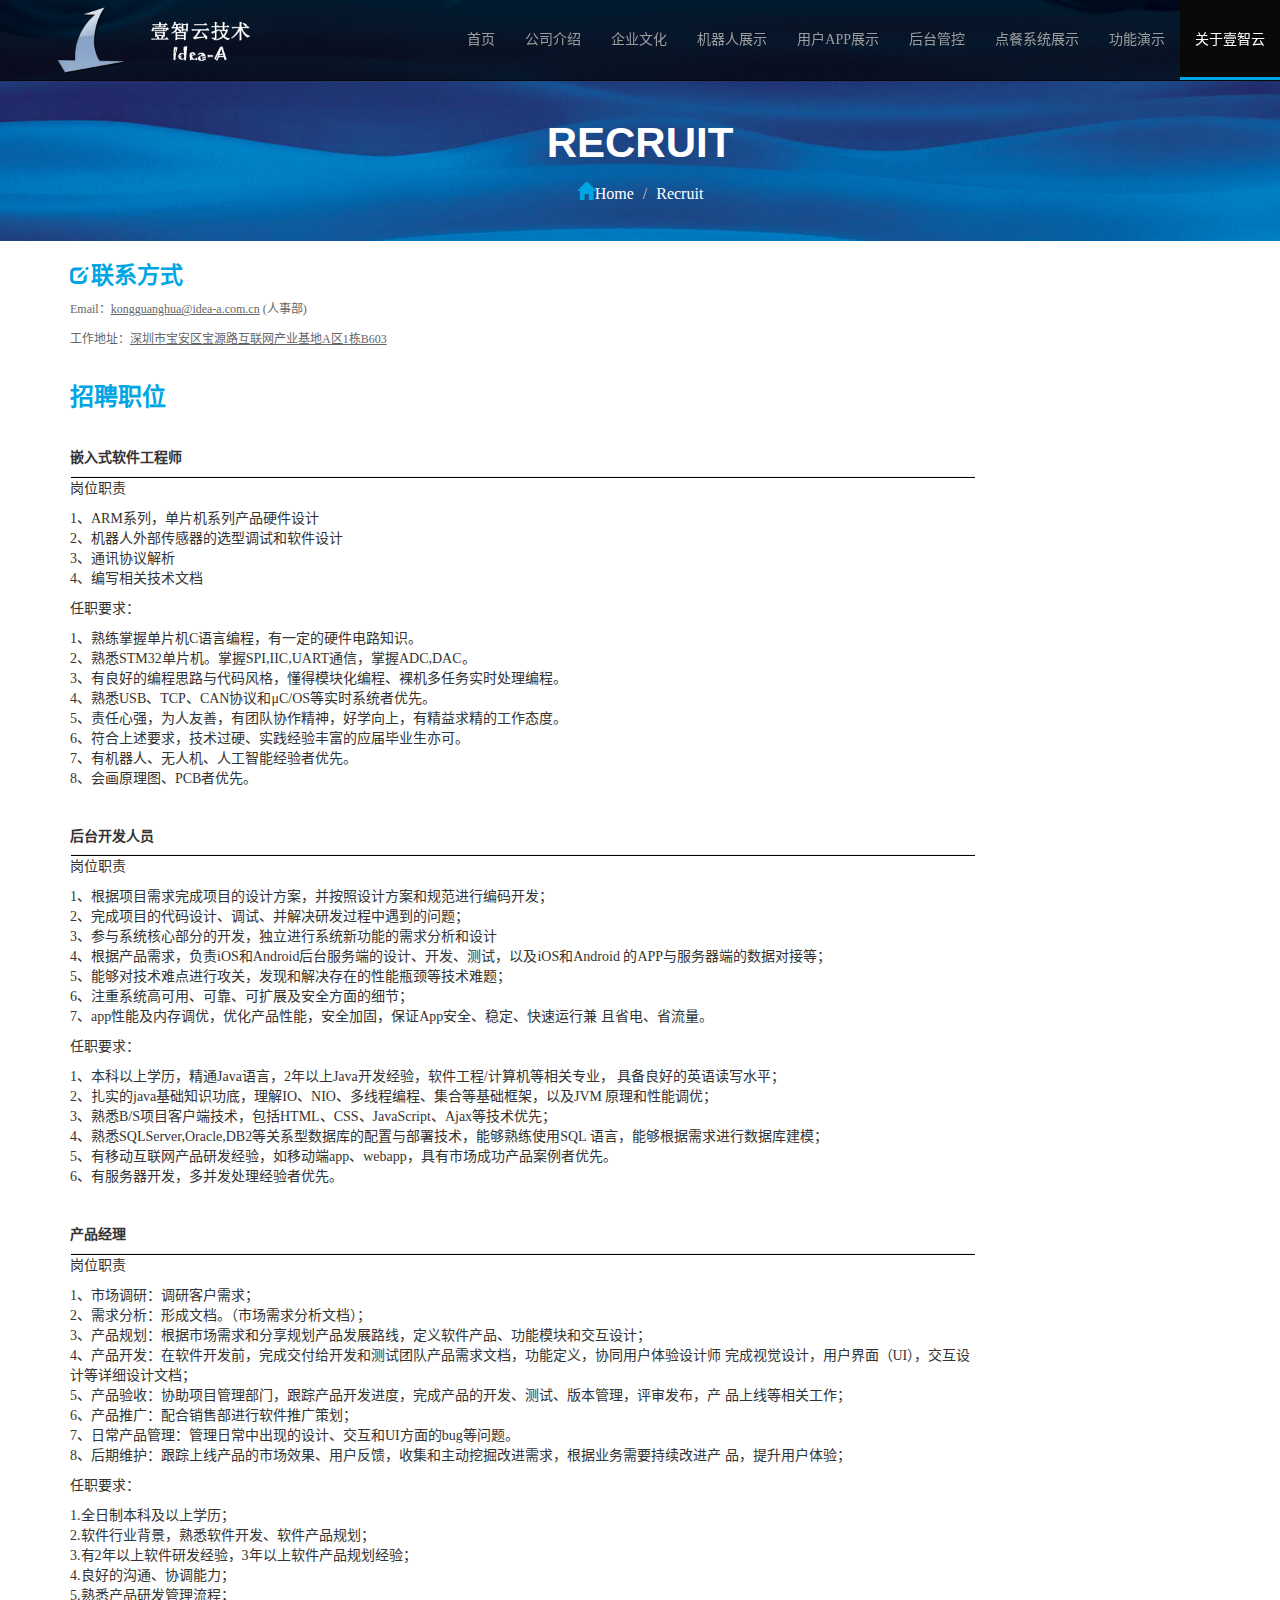
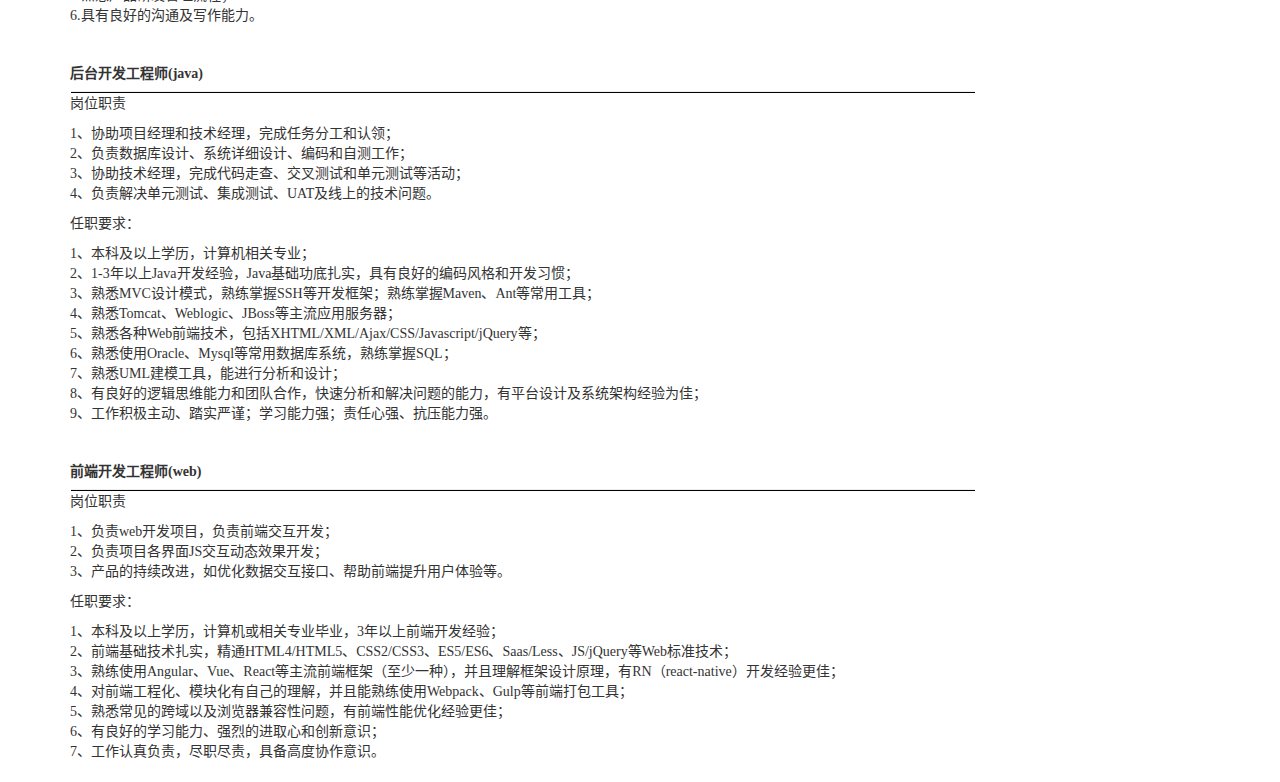
<file: recruit.html>
﻿<!DOCTYPE html>
<html lang="zh-cn">
<head>
    <meta charset="UTF-8">
    <meta http-equiv="X-UA-Compatible" content="IE=Edge">
    <meta name="viewport" content="width=device-width,initial-scale=1">
    <title>Contact</title>
    <!-- <link rel="stylesheet" href="https://cdn.bootcss.com/bootstrap/3.3.7/css/bootstrap.min.css" integrity="sha384-BVYiiSIFeK1dGmJRAkycuHAHRg32OmUcww7on3RYdg4Va+PmSTsz/K68vbdEjh4u" crossorigin="anonymous">-->
    <!--<link rel="stylesheet" href="css/global.css" />-->
    <!--<script type="application/javascript" src="https://cdn.bootcss.com/jquery/3.2.1/jquery.min.js"></script>-->
    <!--<script src="https://cdn.bootcss.com/bootstrap/3.3.7/js/bootstrap.min.js" integrity="sha384-Tc5IQib027qvyjSMfHjOMaLkfuWVxZxUPnCJA7l2mCWNIpG9mGCD8wGNIcPD7Txa" crossorigin="anonymous"></script>-->
    <script src="js/validate.js"></script>
    <!--引入百度地图js-->
    <script type="text/javascript" src="http://api.map.baidu.com/api?key=&v=1.1&services=true"></script>
    <!--[if lt IE 9]>
              <script src="js/html5shiv.js"></script>
              <script src="js/respond.min.js"></script>
      <![endif]-->

    <link href="css/bootstrap.min.css" rel="stylesheet" />
    <script src="js/jq3.2.js"></script>
    <script src="js/bootstrap.min.js"></script>
    <style type="text/css">
        /*引用百度地图API*/
        html, body {
            margin: 0;
            padding: 0;
        }

        .iw_poi_title {
            color: #CC5522;
            font-size: 14px;
            font-weight: bold;
            overflow: hidden;
            padding-right: 13px;
            white-space: nowrap
        }

        .iw_poi_content {
            font: 12px arial,sans-serif;
            overflow: visible;
            padding-top: 4px;
            white-space: -moz-pre-wrap;
            word-wrap: break-word
        }




        * {
            margin: 0;
            padding: 0;
            font-family: "微软雅黑";
        }

        .navbar {
            background-color: rgba(0,0,0,0.7);
        }

        .container-fluid {
            font-size: 14px;
        }

        .navbar-header {
            height: 80px;
        }

        .navbar-nav > li > a {
            height: 80px;
            line-height: 50px;
            box-sizing: border-box;
            overflow: hidden;
        }

            .navbar-nav > li > a:focus {
                color: #9d9d9d !important;
            }

            .navbar-nav > li > a:hover {
                color: #00a5e3 !important;
                border-bottom: 3px solid #00a5e3;
            }

                .navbar-nav > li > a:hover:after {
                    display: block;
                }

        /**********************************20190530添加***********/
        .nav li > a:hover {
            color: #00a5e3 !important;
            border-bottom: 3px solid #00a5e3;
        }

        #aboutUs {
            display: none;
        }

        .navbar-brand {
            text-align: center;
            padding: 0 15px;
        }

            .navbar-brand img {
                height: 80px;
                margin-bottom: 4px;
                margin-left: 24px;
            }

   
         .active a {
            border-bottom: 3px solid #00a5e3;
        }


        .global-page-header {
            background-attachment: fixed;
            background-size: cover;
            padding: 100px 0 10px 0;
            position: relative;
            /*background:#00a5e3;*/
            color: #fff;
            background: url(image/contact.jpg) no-repeat;
            background-position-y: bottom;
        }

            .global-page-header .block {
                position: relative;
                z-index: 99;
                text-align: center;
            }

            .global-page-header h2 {
                font-size: 42px;
                font-weight: bold;
                color: #fff;
                text-transform: uppercase;
                font-family: 'Roboto Condensed', sans-serif;
            }

            .global-page-header .breadcrumb {
                background: none;
                font-size: 16px;
                padding: 5px 0;
            }

                .global-page-header .breadcrumb li a {
                    color: #fff;
                }

                .global-page-header .breadcrumb .active {
                    color: #fff;
                }

        #contact-section {
            padding: 0 0 10px 0;
            background: #fff;
        }

        .subtitle {
            font-size: 24px;
            font-weight: 600;
            margin-bottom: 10px;
            text-transform: uppercase;
            font-family: 'Roboto Condensed', sans-serif;
            color: #00a5e3;
        }

        #contact-section input {
            display: block;
            height: 40px;
            padding: 6px 12px;
            font-size: 13px;
            line-height: 1.428571429;
            background-color: #fff;
            background-image: none;
            border: 1px solid #ccc;
            border-radius: 4px !important;
            -webkit-box-shadow: inset 0 1px 1px rgba(0, 0, 0, 0.075);
            box-shadow: inset 0 1px 1px rgba(0, 0, 0, 0.075);
            -webkit-transition: border-color ease-in-out 0.15s, box-shadow ease-in-out 0.15s;
            -o-transition: border-color ease-in-out 0.15s, box-shadow ease-in-out 0.15s;
            transition: border-color ease-in-out 0.15s, box-shadow ease-in-out 0.15s;
            border: 1px solid rgba(111, 121, 122, 0.3);
            box-shadow: none;
            -webkit-box-shadow: none;
        }

        #contact-section .contact-form .btn-send {
            margin-top: 25px;
            color: #fff;
            outline: none;
            background: #00a5e3;
        }

        #contact-section .address-details {
            padding-top: 70px;
        }

        #contact-section .address, #contact-section .email, #contact-section .phone {
            text-align: center;
            background: #F7F7F7;
            padding: 20px 0 40px 0;
            margin-bottom: 20px;
        }

        strong {
            color: #00a5e3;
            font-size: 18px;
        }

        .glyphicon {
            color: #00a5e3;
            font-size: 18px;
        }
    </style>
</head>
<body>
    <nav class="navbar navbar-inverse navbar-fixed-top">
        <div class="container-fluid">
            <div class="navbar-header">
                <button type="button" class="navbar-toggle" data-toggle="collapse" data-target="#one">
                    <span class="sr-only">Toggle navigation</span>
                    <span class="icon-bar"></span>
                    <span class="icon-bar"></span>
                    <span class="icon-bar"></span>
                </button>
                <a href="index.html" class="navbar-brand"><img src="image/logo.png" /></a>
            </div>
            <div class="navbar-collapse collapse" id="one">
                <ul class="nav navbar-nav navbar-right">
                    <li><a href="index.html">首页</a></li>
                    <li><a href="present.html">公司介绍</a></li>
                    <li><a href="culture.html">企业文化</a></li>
                    <li><a href="robot.html">机器人展示</a></li>
                    <li><a href="#" title="正在更新中">用户APP展示</a></li>
                    <li><a href="#" title="正在更新中">后台管控</a></li>
                    <li><a href="#" title="正在更新中">点餐系统展示</a></li>
                    <li><a href="#" title="正在更新中">功能演示</a></li>
                    <li class="active" onmouseover="onMouseover()" onmouseout="onMouseout()">
                        <a> 关于壹智云</a>
                        <ul id="aboutUs" class="nav navbar-nav">

                            <li style="float:none; "><a href="#">&nbsp;&nbsp;招贤纳士&nbsp;</a></li>
                            <li style="float:none;"><a href="contact.html">&nbsp;&nbsp;联系我们&nbsp;</a></li>
                        </ul>
                    </li>
                </ul>
            </div>
        </div>
    </nav>
    <!--联系我们-->
    <section class="global-page-header">
        <div class="container">
            <div class="row">
                <div class="col-md-12">
                    <div class="block">
                        <h2>Recruit</h2>
                        <ol class="breadcrumb">
                            <li>
                                <a href="index.html">
                                    <i class="glyphicon glyphicon-home" aria-hidden="true"></i>Home
                                </a>
                            </li>
                            <li class="active">Recruit</li>
                        </ol>
                    </div>
                </div>
            </div>
        </div>
    </section>
  
    <section id="contact-section">
        <div class="container">
            <div class="row">
                <br/>
                <div class="col-md-4 col-sm-7">
                    <p style="font-size:12px;line-height:30px;color:#666;">
                        <i class="glyphicon glyphicon-edit"></i>
                        <strong style="font-size:23px;">联系方式</strong>
                        <br>Email：<u>kongguanghua@idea-a.com.cn</u>&nbsp;(人事部)
                        <br>工作地址：<u>深圳市宝安区宝源路互联网产业基地A区1栋B603</u> 
                    </p>
                </div>
                <div class="col-md-6" style="width:80%;">

                    <div class="block">
                        <h2 class="subtitle">招聘职位</h2>
                        <div class="contact-form">
                            <br />
                            <h5> <b>嵌入式软件工程师</b></h5>
                            <hr style="background-color:black; height:1px; margin:1px;" />
                            <p>
                                岗位职责
                            </p>
                            <p>
                                1、ARM系列，单片机系列产品硬件设计
                                <br />
                                2、机器人外部传感器的选型调试和软件设计
                                <br />
                                3、通讯协议解析
                                <br />
                                4、编写相关技术文档
                            </p>
                            <p>
                                任职要求：
                            </p>
                            <p>
                                1、熟练掌握单片机C语言编程，有一定的硬件电路知识。
                                <br />
                                2、熟悉STM32单片机。掌握SPI,IIC,UART通信，掌握ADC,DAC。
                                <br />
                                3、有良好的编程思路与代码风格，懂得模块化编程、裸机多任务实时处理编程。
                                <br />
                                4、熟悉USB、TCP、CAN协议和μC/OS等实时系统者优先。
                                <br />
                                5、责任心强，为人友善，有团队协作精神，好学向上，有精益求精的工作态度。
                                <br />
                                6、符合上述要求，技术过硬、实践经验丰富的应届毕业生亦可。
                                <br />
                                7、有机器人、无人机、人工智能经验者优先。
                                <br />
                                8、会画原理图、PCB者优先。
                            </p>

                            <br />
                            <h5> <b>后台开发人员</b></h5>
                            <hr style="background-color:black; height:1px; margin:1px;" />
                            <p>
                                岗位职责
                            </p>
                            <p>
                                1、根据项目需求完成项目的设计方案，并按照设计方案和规范进行编码开发；
                                <br />
                                2、完成项目的代码设计、调试、并解决研发过程中遇到的问题；
                                <br />
                                3、参与系统核心部分的开发，独立进行系统新功能的需求分析和设计
                                <br />
                                4、根据产品需求，负责iOS和Android后台服务端的设计、开发、测试，以及iOS和Android
                                的APP与服务器端的数据对接等；
                                <br />
                                5、能够对技术难点进行攻关，发现和解决存在的性能瓶颈等技术难题；
                                <br />
                                6、注重系统高可用、可靠、可扩展及安全方面的细节；
                                <br />
                                7、app性能及内存调优，优化产品性能，安全加固，保证App安全、稳定、快速运行兼
                                且省电、省流量。
                            </p>
                            <p>
                                任职要求：
                            </p>
                            <p>
                                1、本科以上学历，精通Java语言，2年以上Java开发经验，软件工程/计算机等相关专业，
                                具备良好的英语读写水平；<br />
                                2、扎实的java基础知识功底，理解IO、NIO、多线程编程、集合等基础框架，以及JVM
                                原理和性能调优；<br />
                                3、熟悉B/S项目客户端技术，包括HTML、CSS、JavaScript、Ajax等技术优先；
                                <br />
                                4、熟悉SQLServer,Oracle,DB2等关系型数据库的配置与部署技术，能够熟练使用SQL
                                语言，能够根据需求进行数据库建模；<br />
                                5、有移动互联网产品研发经验，如移动端app、webapp，具有市场成功产品案例者优先。
                                <br />
                                6、有服务器开发，多并发处理经验者优先。
                            </p>



                            <br />
                            <h5> <b>产品经理</b></h5>
                            <hr style="background-color:black; height:1px; margin:1px;" />
                            <p>
                                岗位职责
                            </p>
                            <p>
                                1、市场调研：调研客户需求；<br />
                                2、需求分析：形成文档。（市场需求分析文档）；<br />
                                3、产品规划：根据市场需求和分享规划产品发展路线，定义软件产品、功能模块和交互设计；<br />
                                4、产品开发：在软件开发前，完成交付给开发和测试团队产品需求文档，功能定义，协同用户体验设计师
                                完成视觉设计，用户界面（UI），交互设计等详细设计文档；<br />
                                5、产品验收：协助项目管理部门，跟踪产品开发进度，完成产品的开发、测试、版本管理，评审发布，产
                                品上线等相关工作；<br />
                                6、产品推广：配合销售部进行软件推广策划；<br />
                                7、日常产品管理：管理日常中出现的设计、交互和UI方面的bug等问题。<br />
                                8、后期维护：跟踪上线产品的市场效果、用户反馈，收集和主动挖掘改进需求，根据业务需要持续改进产
                                品，提升用户体验；
                            </p>
                            <p>
                                任职要求：
                            </p>
                            <p>
                                1.全日制本科及以上学历；<br />
                                2.软件行业背景，熟悉软件开发、软件产品规划；<br />
                                3.有2年以上软件研发经验，3年以上软件产品规划经验；<br />
                                4.良好的沟通、协调能力；<br />
                                5.熟悉产品研发管理流程；<br />
                                6.具有良好的沟通及写作能力。
                            </p>

                            <br />
                            <h5> <b>后台开发工程师(java)</b></h5>
                            <hr style="background-color:black; height:1px; margin:1px;" />
                            <p>
                                岗位职责
                            </p>
                            <p>
                                1、协助项目经理和技术经理，完成任务分工和认领；<br />
                                2、负责数据库设计、系统详细设计、编码和自测工作；<br />
                                3、协助技术经理，完成代码走查、交叉测试和单元测试等活动；<br />
                                4、负责解决单元测试、集成测试、UAT及线上的技术问题。
                            </p>
                            <p>
                                任职要求：
                            </p>
                            <p>
                                1、本科及以上学历，计算机相关专业；<br />
                                2、1-3年以上Java开发经验，Java基础功底扎实，具有良好的编码风格和开发习惯；<br />
                                3、熟悉MVC设计模式，熟练掌握SSH等开发框架；熟练掌握Maven、Ant等常用工具；<br />
                                4、熟悉Tomcat、Weblogic、JBoss等主流应用服务器；<br />
                                5、熟悉各种Web前端技术，包括XHTML/XML/Ajax/CSS/Javascript/jQuery等；<br />
                                6、熟悉使用Oracle、Mysql等常用数据库系统，熟练掌握SQL；<br />
                                7、熟悉UML建模工具，能进行分析和设计；<br />
                                8、有良好的逻辑思维能力和团队合作，快速分析和解决问题的能力，有平台设计及系统架构经验为佳；<br />
                                9、工作积极主动、踏实严谨；学习能力强；责任心强、抗压能力强。
                            </p>


                            <br />
                            <h5> <b>前端开发工程师(web) </b></h5>
                            <hr style="background-color:black; height:1px; margin:1px;" />
                            <p>
                                岗位职责
                            </p>
                            <p>
                                1、负责web开发项目，负责前端交互开发；<br />
                                2、负责项目各界面JS交互动态效果开发；<br />
                                3、产品的持续改进，如优化数据交互接口、帮助前端提升用户体验等。
                            </p>
                            <p>
                                任职要求：
                            </p>
                            <p>
                                1、本科及以上学历，计算机或相关专业毕业，3年以上前端开发经验；<br />
                                2、前端基础技术扎实，精通HTML4/HTML5、CSS2/CSS3、ES5/ES6、Saas/Less、JS/jQuery等Web标准技术；<br />
                                3、熟练使用Angular、Vue、React等主流前端框架（至少一种），并且理解框架设计原理，有RN（react-native）开发经验更佳；<br />
                                4、对前端工程化、模块化有自己的理解，并且能熟练使用Webpack、Gulp等前端打包工具；<br />
                                5、熟悉常见的跨域以及浏览器兼容性问题，有前端性能优化经验更佳；<br />
                                6、有良好的学习能力、强烈的进取心和创新意识；<br />
                                7、工作认真负责，尽职尽责，具备高度协作意识。
                            </p>
                        </div>
                    </div>
                </div>

            </div>
        
        </div>
    </section>


</body>
<!--提交留言验证-->
<script type="text/javascript">

    function onMouseover() {
        var obj = document.getElementById("aboutUs");
        obj.style.display = "block";
    }
    function onMouseout() {
        var obj = document.getElementById("aboutUs");
        obj.style.display = "none";
    }
 
</script>

 
</html>
</file>
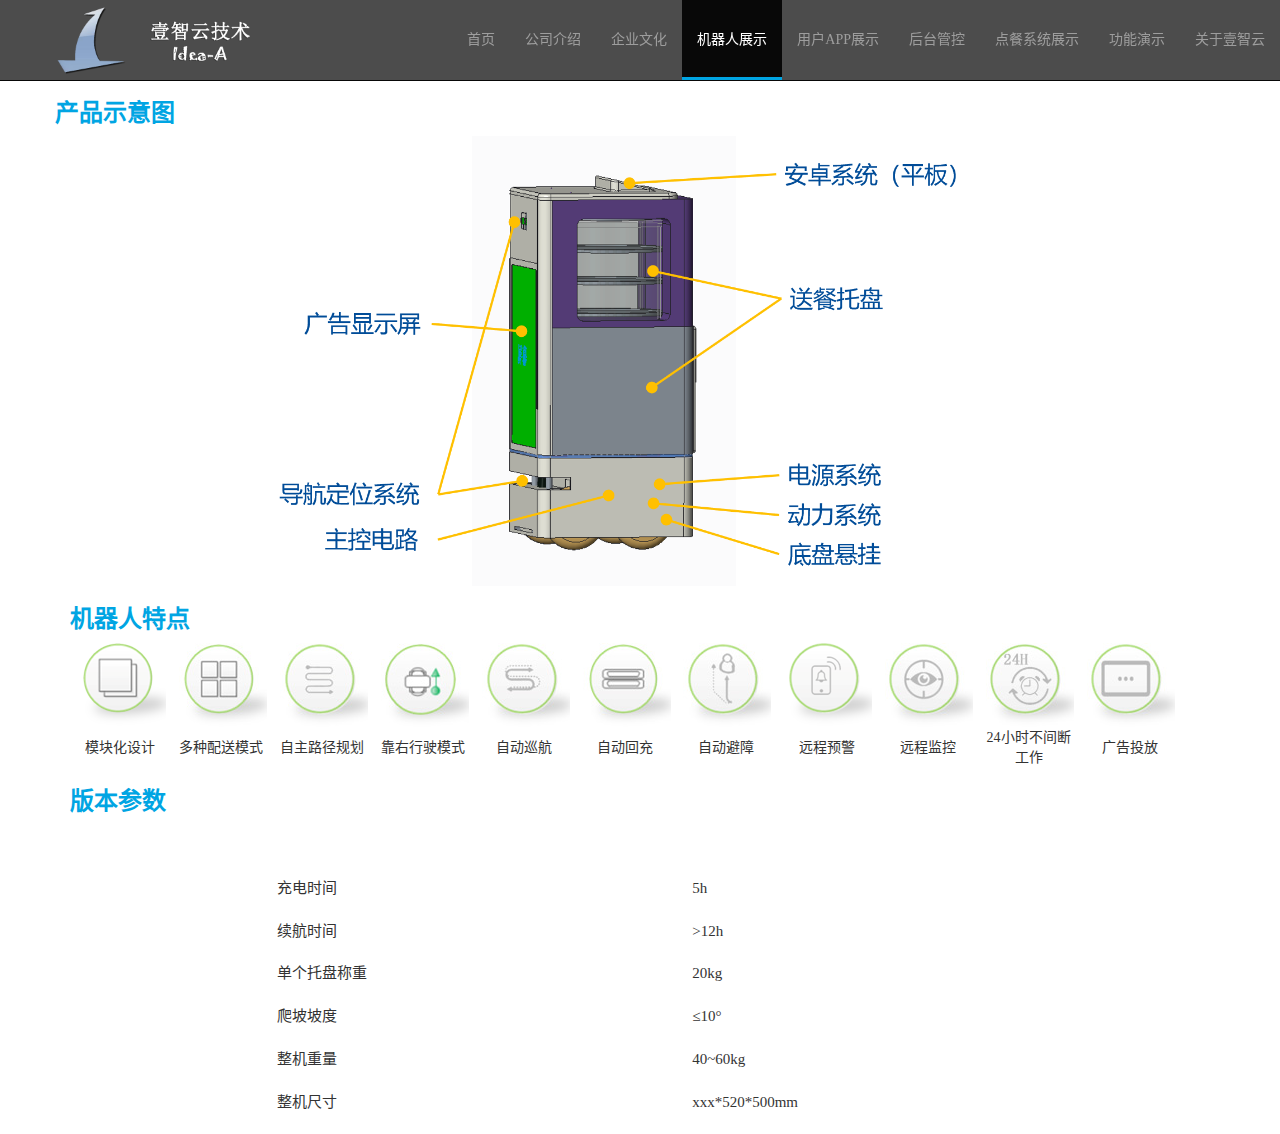
<file: robot.html>
﻿<!DOCTYPE html>
<html lang="zh-cn">
<head>
    <meta charset="UTF-8">
    <meta http-equiv="X-UA-Compatible" content="IE=Edge">
    <meta name="viewport" content="width=device-width,initial-scale=1">
    <title>Robot</title>
    <script src="js/validate.js"></script>


    <link href="css/bootstrap.min.css" rel="stylesheet" />
    <script src="js/jq3.2.js"></script>
    <script src="js/bootstrap.min.js"></script>
    <style type="text/css">
        /*引用百度地图API*/
        html, body {
            margin: 0;
            padding: 0;
        }

        .iw_poi_title {
            color: #CC5522;
            font-size: 14px;
            font-weight: bold;
            overflow: hidden;
            padding-right: 13px;
            white-space: nowrap
        }

        .iw_poi_content {
            font: 12px arial,sans-serif;
            overflow: visible;
            padding-top: 4px;
            white-space: -moz-pre-wrap;
            word-wrap: break-word
        }

        * {
            margin: 0;
            padding: 0;
            font-family: "微软雅黑";
        }

        .navbar {
            background-color: rgba(0,0,0,0.7);
        }

        .container-fluid {
            font-size: 14px;
        }

        .navbar-header {
            height: 80px;
        }

        .navbar-nav > li > a {
            height: 80px;
            line-height: 50px;
            box-sizing: border-box;
            overflow: hidden;
        }

            .navbar-nav > li > a:focus {
                color: #9d9d9d !important;
            }

            .navbar-nav > li > a:hover {
                color: #00a5e3 !important;
                border-bottom: 3px solid #00a5e3;
            }

                .navbar-nav > li > a:hover:after {
                    display: block;
                }

        /**********************************20190530添加***********/
        .nav li > a:hover {
            color: #00a5e3 !important;
            border-bottom: 3px solid #00a5e3;
        }

        .nav li > a:hover:after {
            display: block;
        }

        #aboutUs {
            display: none;
        }

        .navbar-brand {
            text-align: center;
            padding: 0 15px;
        }

            .navbar-brand img {
                height: 80px;
                margin-bottom: 4px;
                margin-left: 24px;
            }

        .active a {
            border-bottom: 3px solid #00a5e3;
        }

        .global-page-header {
            background-attachment: fixed;
            background-size: cover;
            padding: 100px 0 10px 0;
            position: relative;
            /*background:#00a5e3;*/
            color: #fff;
            background: url(image/contact.jpg) no-repeat;
            background-position-y: bottom;
        }

            .global-page-header .block {
                position: relative;
                z-index: 99;
                text-align: center;
            }

            .global-page-header h2 {
                font-size: 42px;
                font-weight: bold;
                color: #fff;
                text-transform: uppercase;
                font-family: 'Roboto Condensed', sans-serif;
            }

            .global-page-header .breadcrumb {
                background: none;
                font-size: 16px;
                padding: 5px 0;
            }

                .global-page-header .breadcrumb li a {
                    color: #fff;
                }

                .global-page-header .breadcrumb .active {
                    color: #fff;
                }

        #contact-section {
            padding: 0 0 10px 0;
            background: #fff;
        }

        .subtitle {
            font-size: 24px;
            font-weight: 600;
            margin-bottom: 10px;
            text-transform: uppercase;
            font-family: 'Roboto Condensed', sans-serif;
            color: #00a5e3;
        }

        #contact-section input {
            display: block;
            height: 40px;
            padding: 6px 12px;
            font-size: 13px;
            line-height: 1.428571429;
            background-color: #fff;
            background-image: none;
            border: 1px solid #ccc;
            border-radius: 4px !important;
            -webkit-box-shadow: inset 0 1px 1px rgba(0, 0, 0, 0.075);
            box-shadow: inset 0 1px 1px rgba(0, 0, 0, 0.075);
            -webkit-transition: border-color ease-in-out 0.15s, box-shadow ease-in-out 0.15s;
            -o-transition: border-color ease-in-out 0.15s, box-shadow ease-in-out 0.15s;
            transition: border-color ease-in-out 0.15s, box-shadow ease-in-out 0.15s;
            border: 1px solid rgba(111, 121, 122, 0.3);
            box-shadow: none;
            -webkit-box-shadow: none;
        }

        #contact-section .contact-form .btn-send {
            margin-top: 25px;
            color: #fff;
            outline: none;
            background: #00a5e3;
        }

        #contact-section .address-details {
            padding-top: 70px;
        }

        #contact-section .address, #contact-section .email, #contact-section .phone {
            text-align: center;
            background: #F7F7F7;
            padding: 20px 0 40px 0;
            margin-bottom: 20px;
        }

        strong {
            color: #00a5e3;
            font-size: 18px;
        }

        .glyphicon {
            color: #00a5e3;
            font-size: 18px;
        }
    </style>
</head>
<body>
    <nav class="navbar navbar-inverse navbar-fixed-top">
        <div class="container-fluid">
            <div class="navbar-header">
                <button type="button" class="navbar-toggle" data-toggle="collapse" data-target="#one">
                    <span class="sr-only">Toggle navigation</span>
                    <span class="icon-bar"></span>
                    <span class="icon-bar"></span>
                    <span class="icon-bar"></span>
                </button>
                <a href="index.html" class="navbar-brand"><img src="image/logo.png" /></a>
            </div>
            <div class="navbar-collapse collapse" id="one">
                <ul class="nav navbar-nav navbar-right">
                    <li><a href="index.html">首页</a></li>
                    <li><a href="present.html">公司介绍</a></li>
                    <li><a href="culture.html">企业文化</a></li>
                    <li class="active"><a href="#" >机器人展示</a></li>
                    <li><a href="#" title="正在更新中">用户APP展示</a></li>
                    <li><a href="#" title="正在更新中">后台管控</a></li>
                    <li><a href="#" title="正在更新中">点餐系统展示</a></li>
                    <li><a href="#" title="正在更新中">功能演示</a></li>
                    <li  onmouseover="onMouseover()" onmouseout="onMouseout()">
                        <a> 关于壹智云</a>
                        <ul id="aboutUs" class="nav navbar-nav">

                            <li style="float:none; "><a href="recruit.html">&nbsp;&nbsp;招贤纳士&nbsp;</a></li>
                            <li style="float:none;"><a href="contact.html">&nbsp;&nbsp;联系我们&nbsp;</a></li>
                        </ul>
                    </li>
                </ul>
            </div>
        </div>
    </nav>


    <section id="contact-section">
        <div class="container">
            <div class="row" style="width:100%">
               
                <div style="margin-top:100px;text-align:center;">
                    <h3 class="subtitle" style="text-align:left;">产品示意图</h3>
                    <img style="width:720px; height:450px;" src="image/图片1.png" />
                </div>
                <div class="col-md-6" style="width:100%;">

                    <div class="block">

                        <h3 class="subtitle">机器人特点</h3>
                        <table width="100%">
                            <tr>
                                <td><img src="image/图片3.png" /></td>
                                <td><img src="image/图片4.jpg" /></td>
                                <td><img src="image/图片5.jpg" /></td>
                                <td><img src="image/图片6.jpg" /></td>
                                <td><img src="image/图片7.jpg" /></td>
                                <td><img src="image/图片8.jpg" /></td>
                                <td><img src="image/图片9.jpg" /></td>
                                <td><img src="image/图片10.png" /></td>
                                <td><img src="image/图片11.jpg" /></td>
                                <td><img src="image/图片12.jpg" /></td>
                                <td><img src="image/图片13.jpg" /></td>
                            </tr>
                            <tr>
                                <td style="text-align:center;">模块化设计</td>
                                <td style="text-align:center;">多种配送模式</td>
                                <td style="text-align:center;">自主路径规划</td>
                                <td style="text-align:center;">靠右行驶模式</td>
                                <td style="text-align:center;">自动巡航</td>
                                <td style="text-align:center;">自动回充</td>
                                <td style="text-align:center;">自动避障</td>
                                <td style="text-align:center;">远程预警</td>
                                <td style="text-align:center;">远程监控</td>
                                <td style="text-align:center;">24小时不间断<br />工作</td>
                                <td style="text-align:center;">广告投放</td>
                            </tr>
                        </table>

                        <h3 class="subtitle">版本参数</h3>
                        <table style="margin:0 auto; font-size:15px;" width="100%" height="300">
                            <tr>
                                <td>&nbsp;&nbsp;&nbsp;&nbsp;&nbsp;&nbsp;&nbsp;&nbsp;&nbsp;&nbsp;&nbsp;&nbsp;</td>
                                <td></td>
                                <td></td>
                                <td></td>
                            </tr>
                            <tr>
                                <td></td>
                                <td>充电时间</td>
                                <td>5h</td>
                                <td></td>
                            </tr>
                            <tr>
                                <td></td>
                                <td>续航时间</td>
                                <td>>12h</td>
                                <td></td>
                            </tr>
                            <tr>
                                <td></td>
                                <td>单个托盘称重</td>
                                <td>20kg</td>
                                <td></td>
                            </tr>
                            <tr>
                                <td></td>
                                <td>爬坡坡度</td>
                                <td>≤10°</td>
                                <td></td>
                            </tr>
                            <tr>
                                <td></td>
                                <td>整机重量</td>
                                <td>40~60kg</td>
                                <td></td>
                            </tr>
                            <tr>
                                <td></td>
                                <td>整机尺寸</td>
                                <td>xxx*520*500mm</td>
                                <td></td>
                            </tr>
                        </table>
                    </div>
                </div>
            </div>



        </div>
    </section>


</body>

<script type="text/javascript">

    function onMouseover() {
        var obj = document.getElementById("aboutUs");
        obj.style.display = "block";
    }
    function onMouseout() {
        var obj = document.getElementById("aboutUs");
        obj.style.display = "none";
    }

</script>
</html>
</file>
<file: css/global.css>
*{
	margin:0;
	padding:0;
	font-family: "微软雅黑";
}
body{
	background:url(../image/module-bg.jpg) no-repeat;
	background-size: cover;
}
.navbar-brand img {
    height:18px;
    margin-bottom: 4px;
    margin-left: 24px;
}

.active {
    border-bottom: 3px solid #00c1de;
}
.active a{
	color:#00c1de !important;
}
h1{
	color:#fff;
    font-weight:lighter;
    margin-top:140px;
    margin-bottom: 30px;
}
h2{
	color:#00c1de;
}
.lead{
	color:#fff;
	font-size:16px;
}
</file>
